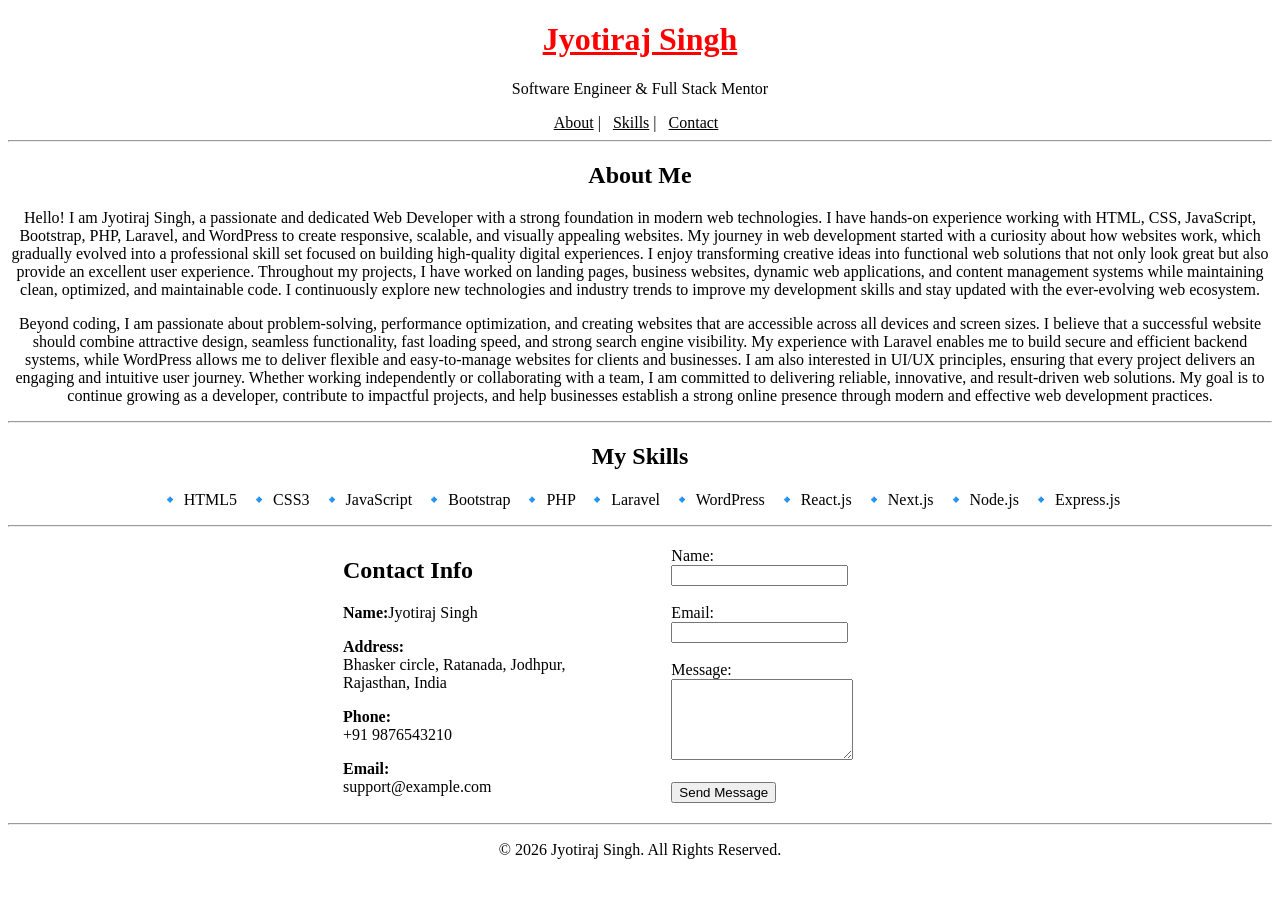
<file: 1 · Web Foundations/Week 1/index.html>
<!DOCTYPE html>
<html lang="en">

<head>
    <meta charset="UTF-8">
    <meta name="viewport" content="width=device-width, initial-scale=1.0">
    <title>Jyotiraj Singh | Portfolio</title>
</head>

<body link="black" vlink="black">
    <center>
        <header>
            <h1>
                <font color="red"><u>Jyotiraj Singh</u></font>
            </h1>
            <p>Software Engineer & Full Stack Mentor</p>

            <nav>
                <a href="#about">About</a> | &nbsp;
                <a href="#skills">Skills</a> | &nbsp;
                <a href="#contact">Contact</a> &nbsp;
            </nav>
        </header>
    </center>


    <hr>

    <main>

        <center>
            <section id="about">
                <h2>About Me</h2>
                <p>
                    Hello! I am Jyotiraj Singh, a passionate and dedicated Web Developer with a strong foundation in
                    modern web technologies. I have hands-on experience working with HTML, CSS, JavaScript, Bootstrap,
                    PHP, Laravel, and WordPress to create responsive, scalable, and visually appealing websites. My
                    journey in web development started with a curiosity about how websites work, which gradually evolved
                    into a professional skill set focused on building high-quality digital experiences. I enjoy
                    transforming creative ideas into functional web solutions that not only look great but also provide
                    an excellent user experience. Throughout my projects, I have worked on landing pages, business
                    websites, dynamic web applications, and content management systems while maintaining clean,
                    optimized, and maintainable code. I continuously explore new technologies and industry trends to
                    improve my development skills and stay updated with the ever-evolving web ecosystem.
                </p>

                <p>
                    Beyond coding, I am passionate about problem-solving, performance optimization, and creating
                    websites that are accessible across all devices and screen sizes. I believe that a successful
                    website should combine attractive design, seamless functionality, fast loading speed, and strong
                    search engine visibility. My experience with Laravel enables me to build secure and efficient
                    backend systems, while WordPress allows me to deliver flexible and easy-to-manage websites for
                    clients and businesses. I am also interested in UI/UX principles, ensuring that every project
                    delivers an engaging and intuitive user journey. Whether working independently or collaborating with
                    a team, I am committed to delivering reliable, innovative, and result-driven web solutions. My goal
                    is to continue growing as a developer, contribute to impactful projects, and help businesses
                    establish a strong online presence through modern and effective web development practices.
                </p>
            </section>
        </center>


        <hr>
        <center>
            <section id="skills">
                <h2>My Skills</h2>

                <p>
                    🔹 HTML5 &nbsp;
                    🔹 CSS3 &nbsp;
                    🔹 JavaScript &nbsp;
                    🔹 Bootstrap &nbsp;
                    🔹 PHP &nbsp;
                    🔹 Laravel &nbsp;
                    🔹 WordPress &nbsp;
                    🔹 React.js &nbsp;
                    🔹 Next.js &nbsp;
                    🔹 Node.js &nbsp;
                    🔹 Express.js
                </p>
        </center>
        </section>

        <hr>

        <section id="contact">
            <table width="600px" align="center">
                <tr>
                    <td>
                        <h2>Contact Info</h2>

                        <p><strong>Name:</strong>Jyotiraj Singh</p>

                        <p>
                            <strong>Address:</strong><br>
                            Bhasker circle, Ratanada, Jodhpur,<br>
                            Rajasthan, India
                        </p>

                        <p>
                            <strong>Phone:</strong><br>
                            +91 9876543210
                        </p>

                        <p>
                            <strong>Email:</strong><br>
                            support@example.com
                        </p>
                    </td>

                    <td>

                        <form action="#" method="post">

                            <label for="name">Name:</label><br>
                            <input type="text" id="name" name="name" required><br><br>

                            <label for="email">Email:</label><br>
                            <input type="email" id="email" name="email" required><br><br>

                            <label for="message">Message:</label><br>
                            <textarea id="message" name="message" rows="5" required></textarea><br><br>

                            <button type="submit">Send Message</button>

                        </form>
                    </td>
                </tr>
            </table>
        </section>

    </main>

    <hr>

    <center>

        <footer>
            <p>&copy; 2026 Jyotiraj Singh. All Rights Reserved.</p>
        </footer>
    </center>

</body>

</html>
</file>
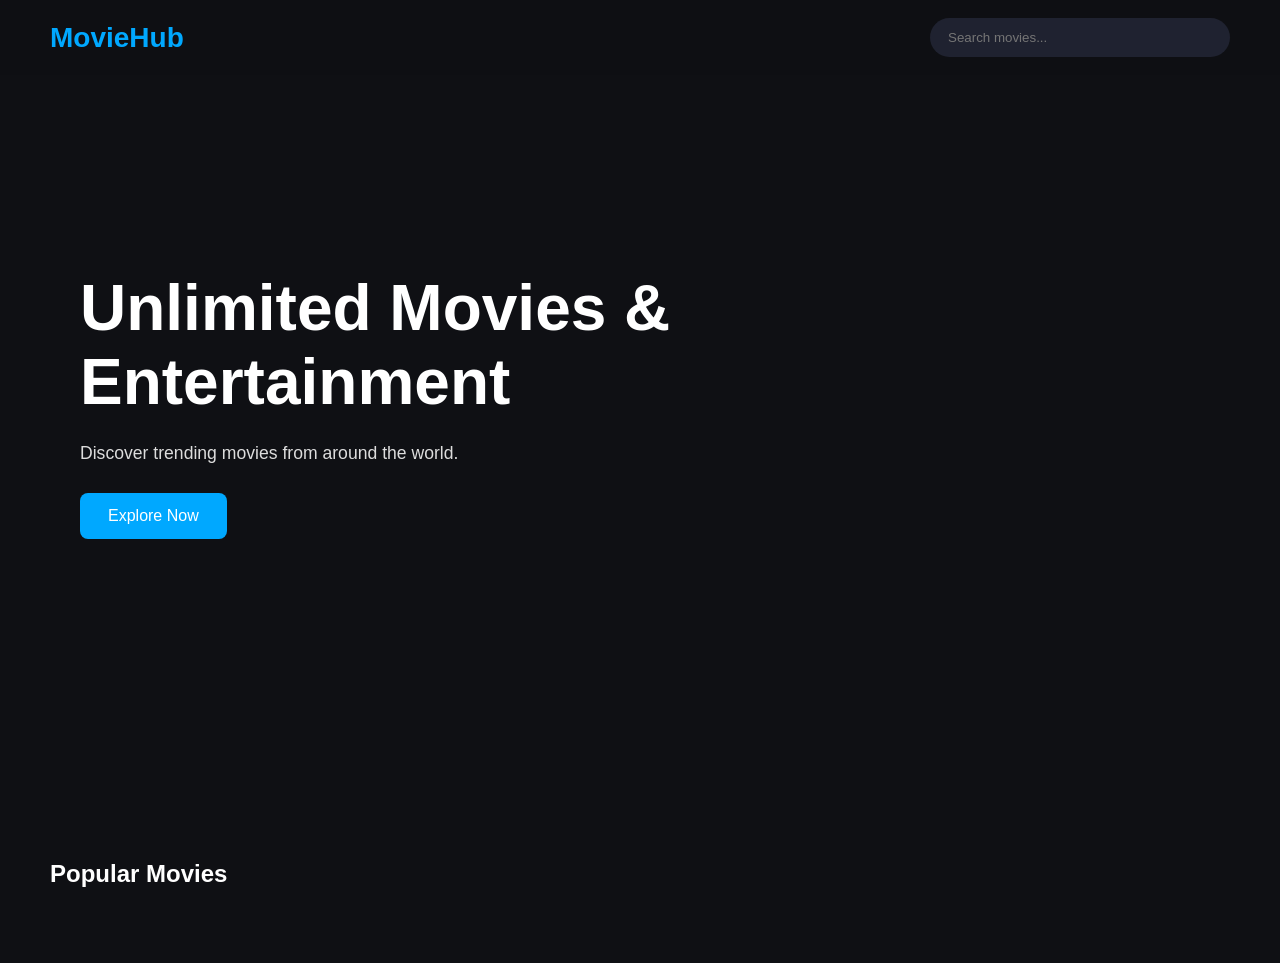
<file: 2 · JavaScript Mastery/Week 8/index.html>
<!DOCTYPE html>
<html lang="en">
<head>
    <meta charset="UTF-8">
    <meta name="viewport" content="width=device-width, initial-scale=1.0">
    <title>Movie Discovery App</title>
    <link rel="stylesheet" href="style.css">
</head>
<body>

    <!-- Navbar -->
    <header>
        <div class="logo">
            MovieHub
        </div>

        <input
            type="text"
            id="searchInput"
            placeholder="Search movies..."
        >
    </header>

    <section class="hero">
        <div class="overlay">
            <h1>Unlimited Movies & Entertainment</h1>
            <p>
                Discover trending movies from around the world.
            </p>

            <button id="exploreBtn">
                Explore Now
            </button>
        </div>
    </section>

    <main>

        <h2 class="section-title">
            Popular Movies
        </h2>

        <div id="moviesContainer" class="movies-grid">

        </div>

    </main>

    <script type="module" src="main.js"></script>

</body>
</html>
</file>
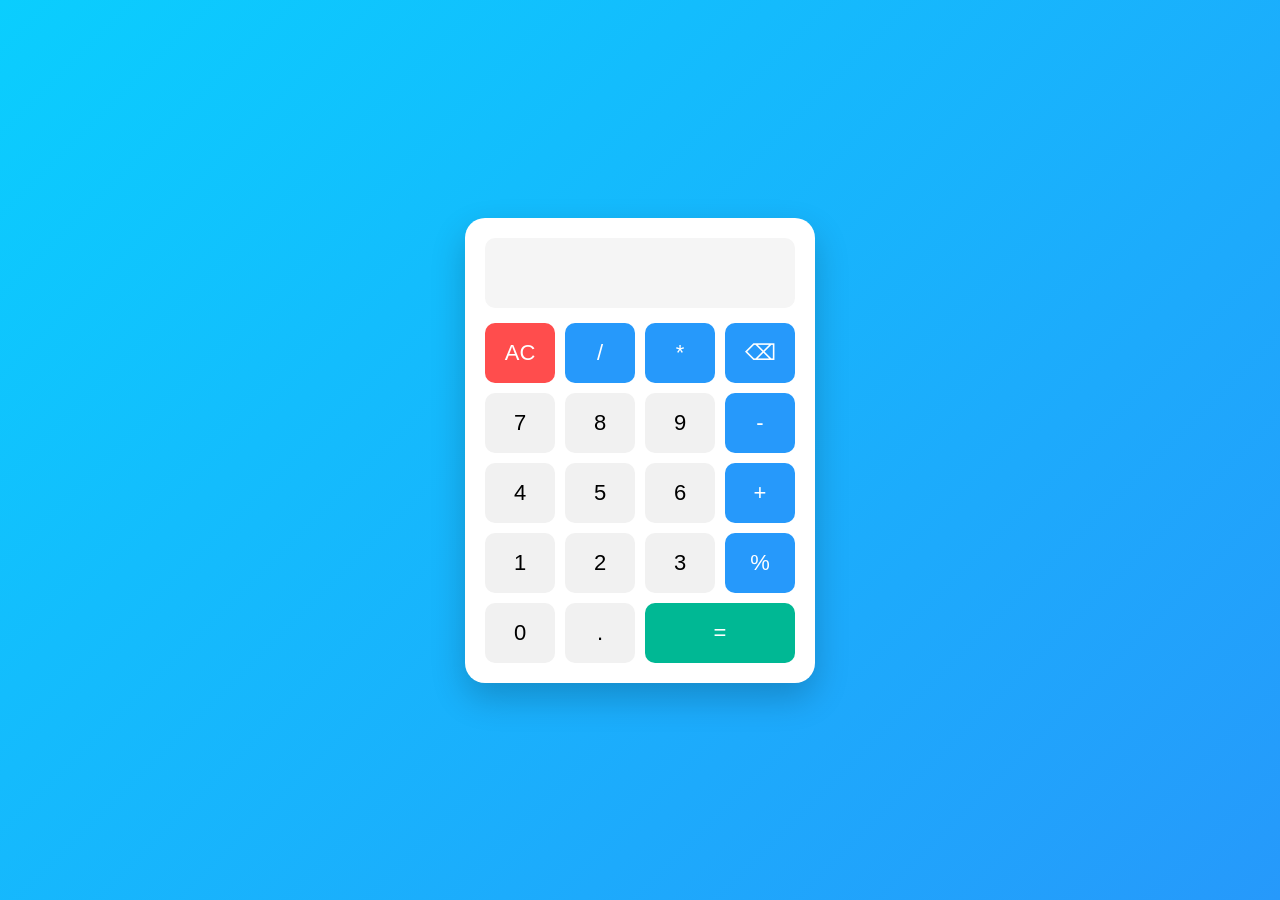
<file: 2 · JavaScript Mastery/Week 5/calculator/index.html>
<!DOCTYPE html>
<html lang="en">

<head>
    <meta charset="UTF-8">
    <meta name="viewport" content="width=device-width, initial-scale=1.0">
    <title>Calculator</title>

    <style>
        * {
            margin: 0;
            padding: 0;
            box-sizing: border-box;
            font-family: Arial, Helvetica, sans-serif;
        }

        body {
            min-height: 100vh;  
            display: flex;
            justify-content: center;
            align-items: center;
            background: linear-gradient(135deg, #0ACEFE, #2699FB);
        }

        .calculator {
            width: 350px;
            background: #fff;
            padding: 20px;
            border-radius: 20px;
            box-shadow: 0 15px 35px rgba(0, 0, 0, .2);
        }

        .display {
            width: 100%;
            height: 70px;
            border: none;
            outline: none;
            background: #f5f5f5;
            border-radius: 10px;
            margin-bottom: 15px;
            text-align: right;
            padding: 15px;
            font-size: 32px;
            font-weight: bold;
        }

        .buttons {
            display: grid;
            grid-template-columns: repeat(4, 1fr);
            gap: 10px;
        }

        button {
            height: 60px;
            border: none;
            border-radius: 10px;
            font-size: 22px;
            cursor: pointer;
            transition: .3s;
        }

        button:hover {
            transform: translateY(-3px);
        }

        .number {
            background: #f1f1f1;
        }

        .operator {
            background: #2699FB;
            color: #fff;
        }

        .clear {
            background: #ff4d4d;
            color: #fff;
        }

        .equal {
            background: #00b894;
            color: #fff;
            grid-column: span 2;
        }
    </style>
</head>

<body>

    <div class="calculator">

        <input type="text" id="display" class="display" readonly>

        <div class="buttons">
            <button class="clear" onclick="clearDisplay()">AC</button>
            <button class="operator" onclick="appendValue('/')">/</button>
            <button class="operator" onclick="appendValue('*')">*</button>
            <button class="operator" onclick="deleteLast()">⌫</button>

            <button class="number" onclick="appendValue('7')">7</button>
            <button class="number" onclick="appendValue('8')">8</button>
            <button class="number" onclick="appendValue('9')">9</button>
            <button class="operator" onclick="appendValue('-')">-</button>

            <button class="number" onclick="appendValue('4')">4</button>
            <button class="number" onclick="appendValue('5')">5</button>
            <button class="number" onclick="appendValue('6')">6</button>
            <button class="operator" onclick="appendValue('+')">+</button>

            <button class="number" onclick="appendValue('1')">1</button>
            <button class="number" onclick="appendValue('2')">2</button>
            <button class="number" onclick="appendValue('3')">3</button>
            <button class="operator" onclick="appendValue('%')">%</button>

            <button class="number" onclick="appendValue('0')">0</button>
            <button class="number" onclick="appendValue('.')">.</button>
            <button class="equal" onclick="calculate()">=</button>
        </div>

    </div>

    <script>
        const display = document.getElementById("display");

        function appendValue(value) {
            display.value += value;
        }

        function clearDisplay() {
            display.value = "";
        }

        function deleteLast() {
            display.value = display.value.slice(0, -1);
        }

        function calculate() {
            try {
                display.value = eval(display.value);
            }
            catch {
                display.value = "Error";
            }
        }
    </script>

</body>

</html>
</file>
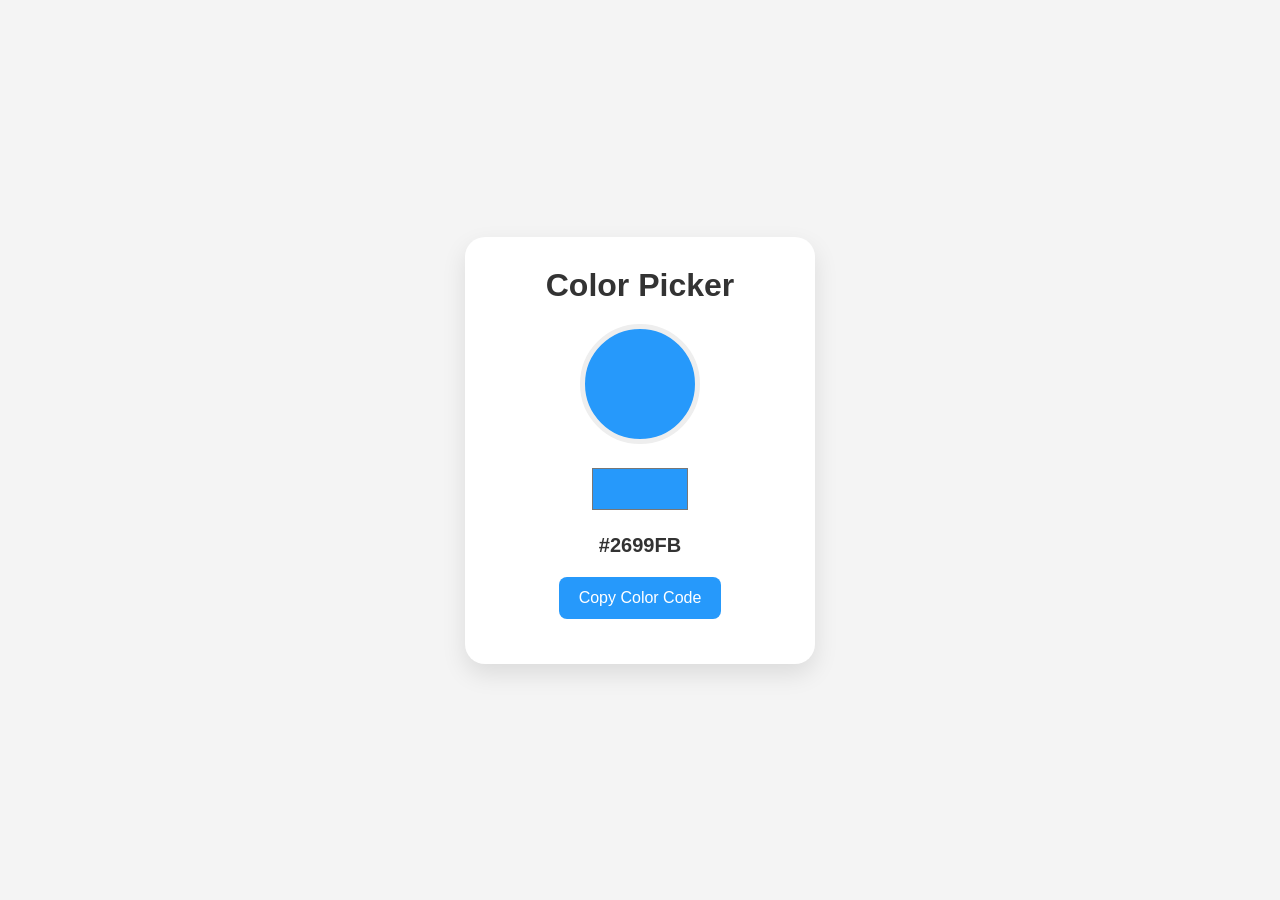
<file: 2 · JavaScript Mastery/Week 5/color_picker/index.html>
<!DOCTYPE html>
<html lang="en">

<head>
    <meta charset="UTF-8">
    <meta name="viewport" content="width=device-width, initial-scale=1.0">
    <title>Color Picker</title>

    <style>
        * {
            margin: 0;
            padding: 0;
            box-sizing: border-box;
            font-family: Arial, sans-serif;
        }

        body {
            min-height: 100vh;
            display: flex;
            justify-content: center;
            align-items: center;
            background: #f4f4f4;
            transition: 0.3s;
        }

        .container {
            width: 350px;
            background: #fff;
            padding: 30px;
            border-radius: 20px;
            text-align: center;
            box-shadow: 0 10px 25px rgba(0, 0, 0, 0.1);
        }

        h1 {
            margin-bottom: 20px;
            color: #333;
        }

        .color-preview {
            width: 120px;
            height: 120px;
            margin: 20px auto;
            border-radius: 50%;
            border: 5px solid #eee;
            background: #2699FB;
        }

        input[type="color"] {
            width: 100px;
            height: 50px;
            border: none;
            cursor: pointer;
            background: none;
        }

        .color-code {
            margin: 20px 0;
            font-size: 20px;
            font-weight: bold;
            color: #333;
        }

        button {
            padding: 12px 20px;
            border: none;
            background: #2699FB;
            color: white;
            border-radius: 8px;
            cursor: pointer;
            font-size: 16px;
            transition: 0.3s;
        }

        button:hover {
            transform: translateY(-2px);
        }

        .message {
            margin-top: 15px;
            color: green;
            font-size: 14px;
        }
    </style>
</head>

<body>

    <div class="container">

        <h1>Color Picker</h1>

        <div class="color-preview" id="preview"></div>

        <input type="color" id="colorPicker" value="#2699fb">

        <div class="color-code" id="colorCode">
            #2699FB
        </div>

        <button onclick="copyColor()">
            Copy Color Code
        </button>

        <p class="message" id="message"></p>

    </div>

    <script>

        const colorPicker = document.getElementById("colorPicker");
        const preview = document.getElementById("preview");
        const colorCode = document.getElementById("colorCode");
        const message = document.getElementById("message");

        colorPicker.addEventListener("input", function () {

            const color = this.value;

            preview.style.backgroundColor = color;
            document.body.style.backgroundColor = color;

            colorCode.innerText = color.toUpperCase();

            message.innerText = "";
        });

        function copyColor() {

            navigator.clipboard.writeText(colorCode.innerText);

            message.innerText = "Color code copy";
        }

    </script>

</body>

</html>
</file>
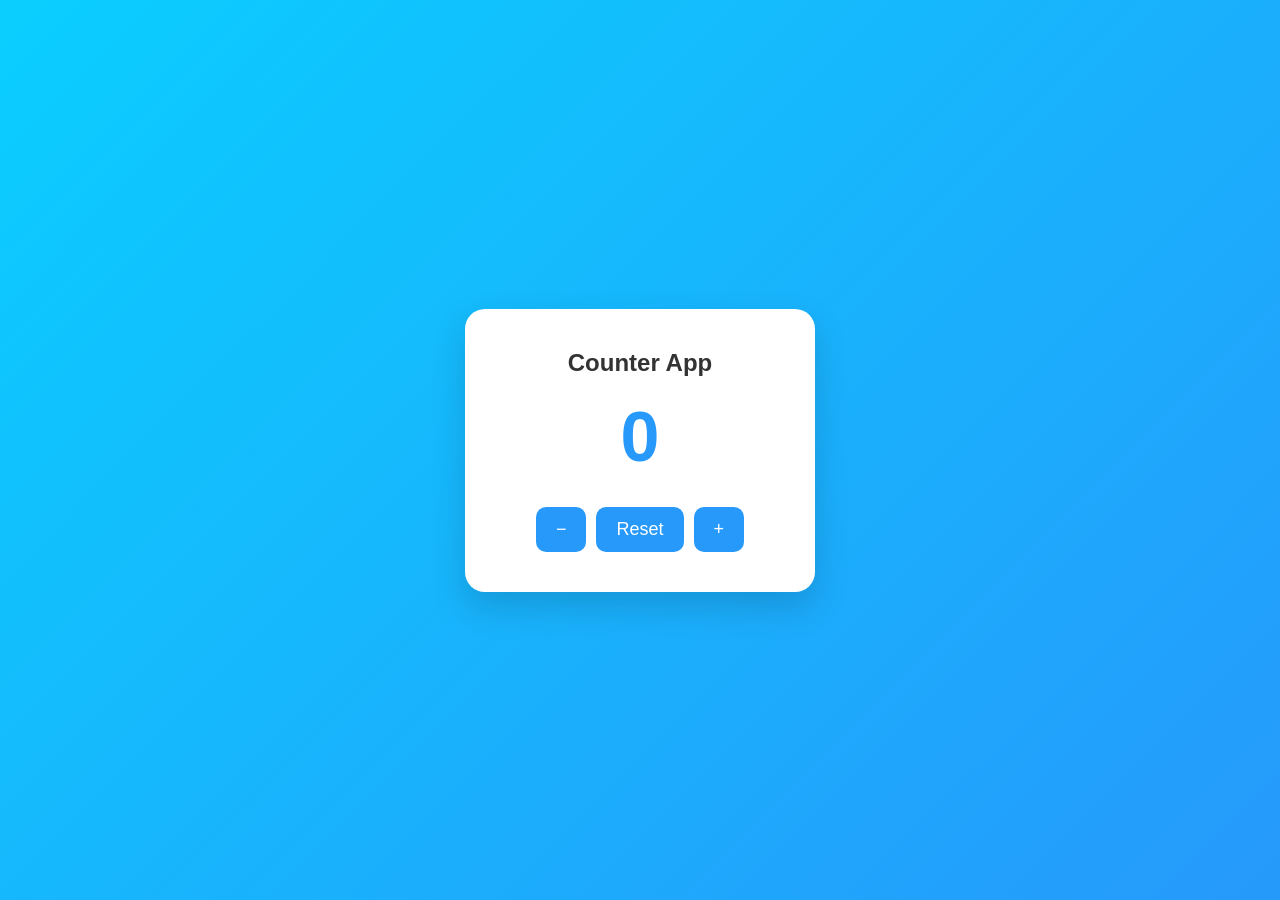
<file: 2 · JavaScript Mastery/Week 5/counter/index.html>
<!DOCTYPE html>
<html lang="en">

<head>
    <meta charset="UTF-8">
    <meta name="viewport" content="width=device-width, initial-scale=1.0">
    <title>Counter App</title>
    <style>
        * {
            margin: 0;
            padding: 0;
            box-sizing: border-box;
            font-family: Arial, Helvetica, sans-serif;
        }

        body {
            min-height: 100vh;
            display: flex;
            justify-content: center;
            align-items: center;
            background: linear-gradient(135deg, #0ACEFE, #2699FB);
        }

        .counter-card {
            background: #fff;
            padding: 40px;
            border-radius: 20px;
            text-align: center;
            width: 350px;
            box-shadow: 0 15px 35px rgba(0, 0, 0, 0.15);
        }

        .counter-card h2 {
            margin-bottom: 20px;
            color: #333;
        }

        .counter {
            font-size: 70px;
            font-weight: bold;
            color: #2699FB;
            margin-bottom: 30px;
        }

        .btn-group {
            display: flex;
            justify-content: center;
            gap: 10px;
        }

        .btn-group button {
            border: none;
            padding: 12px 20px;
            font-size: 18px;
            cursor: pointer;
            border-radius: 10px;
            background: #2699FB;
            color: #fff;
            transition: 0.3s;
        }

        .btn-group button:hover {
            transform: translateY(-3px);
            box-shadow: 0 8px 15px rgba(38, 153, 251, 0.3);
        }
    </style>
</head>

<body>

    <div class="counter-card">
        <h2>Counter App</h2>

        <div id="count" class="counter">0</div>

        <div class="btn-group">
            <button onclick="decrement()">−</button>
            <button onclick="resetCounter()">Reset</button>
            <button onclick="increment()">+</button>
        </div>
    </div>

    <script>
        let count = 0;

        function increment() {
            count++;
            document.getElementById("count").innerText = count;
        }

        function decrement() {
            count--;
            document.getElementById("count").innerText = count;
        }

        function resetCounter() {
            count = 0;
            document.getElementById("count").innerText = count;
        }
    </script>

</body>

</html>
</file>
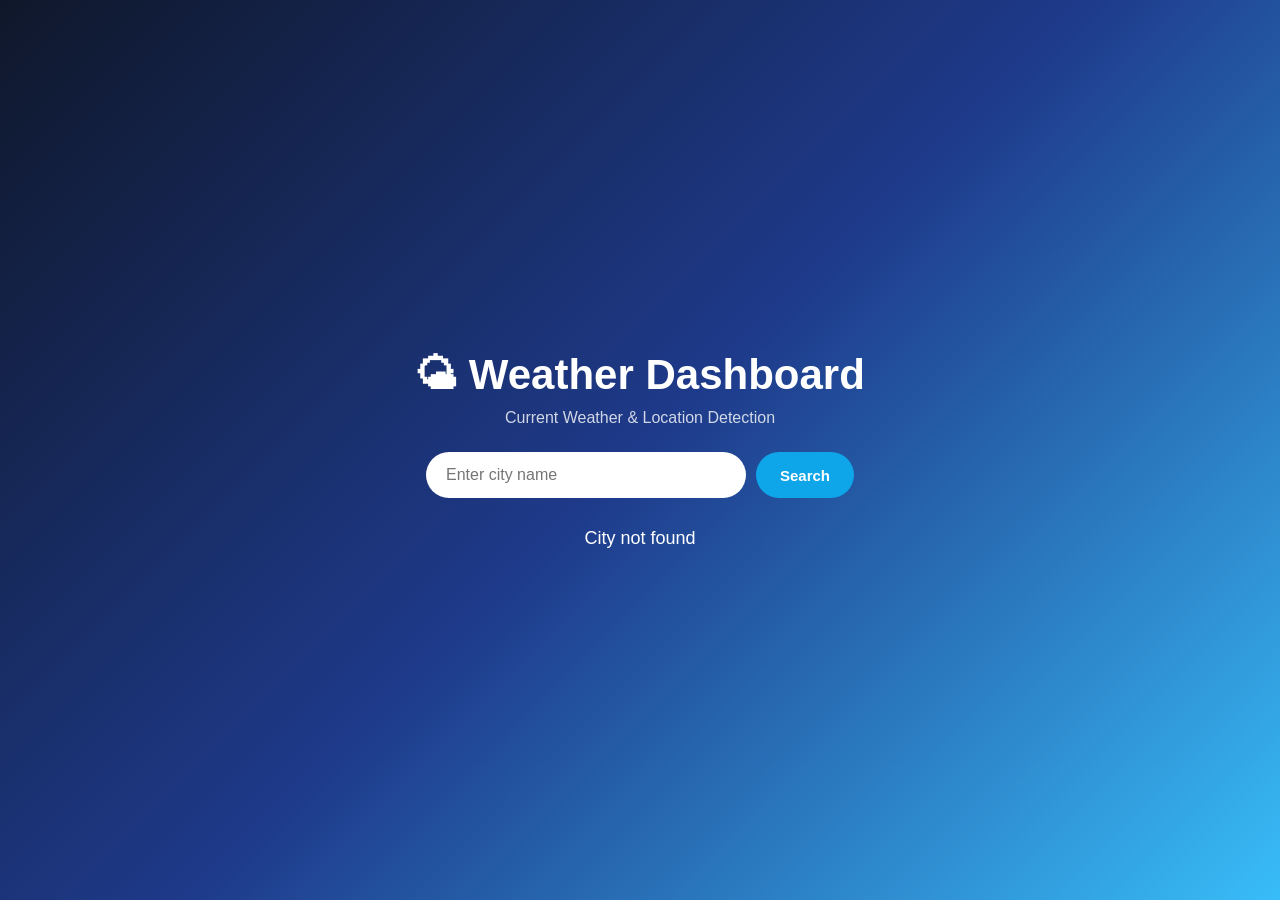
<file: 2 · JavaScript Mastery/Week 7/Weather/index.html>
<!DOCTYPE html>
<html lang="en">
<head>
<meta charset="UTF-8">
<meta name="viewport" content="width=device-width, initial-scale=1.0">
<title>Weather Dashboard</title>

<style>
*{
    margin:0;
    padding:0;
    box-sizing:border-box;
    font-family:'Segoe UI',sans-serif;
}

body{
    min-height:100vh;
    background:linear-gradient(135deg,#0f172a,#1e3a8a,#38bdf8);
    display:flex;
    justify-content:center;
    align-items:center;
    padding:20px;
}

.container{
    width:100%;
    max-width:900px;
}

.header{
    text-align:center;
    color:#fff;
    margin-bottom:30px;
}

.header h1{
    font-size:42px;
    margin-bottom:10px;
}

.header p{
    opacity:.8;
}

.search-box{
    display:flex;
    gap:10px;
    justify-content:center;
    margin-top:25px;
    flex-wrap:wrap;
}

.search-box input{
    width:320px;
    padding:14px 20px;
    border:none;
    border-radius:50px;
    outline:none;
    font-size:16px;
}

.search-box button{
    padding:14px 24px;
    border:none;
    border-radius:50px;
    background:#0ea5e9;
    color:#fff;
    cursor:pointer;
    font-size:15px;
    font-weight:600;
}

.search-box button:hover{
    background:#0284c7;
}

.weather-card{
    backdrop-filter:blur(20px);
    background:rgba(255,255,255,.12);
    border:1px solid rgba(255,255,255,.15);
    border-radius:25px;
    padding:30px;
    color:#fff;
    box-shadow:0 15px 35px rgba(0,0,0,.25);
}

.top{
    display:flex;
    justify-content:space-between;
    align-items:center;
    flex-wrap:wrap;
    gap:20px;
}

.location{
    font-size:32px;
    font-weight:700;
}

.temp{
    font-size:72px;
    font-weight:bold;
    line-height:1;
    margin:10px 0;
}

.condition{
    font-size:18px;
    text-transform:capitalize;
    opacity:.9;
}

.weather-icon{
    width:140px;
}

.stats{
    margin-top:30px;
    display:grid;
    grid-template-columns:repeat(auto-fit,minmax(170px,1fr));
    gap:15px;
}

.stat{
    background:rgba(255,255,255,.08);
    padding:20px;
    border-radius:18px;
    text-align:center;
}

.stat h4{
    font-size:14px;
    color:#cbd5e1;
    margin-bottom:10px;
}

.stat p{
    font-size:24px;
    font-weight:600;
}

.loading,
.error{
    text-align:center;
    color:#fff;
    margin-top:20px;
    font-size:18px;
}

@media(max-width:768px){

    .temp{
        font-size:55px;
    }

    .location{
        font-size:26px;
    }

    .top{
        justify-content:center;
        text-align:center;
    }

    .search-box input{
        width:100%;
    }
}
</style>
</head>
<body>

<div class="container">

    <div class="header">
        <h1>🌤 Weather Dashboard</h1>
        <p>Current Weather & Location Detection</p>

        <div class="search-box">
            <input
                type="text"
                id="cityInput"
                placeholder="Enter city name"
            >

            <button id="searchBtn">
                Search
            </button>
        </div>
    </div>

    <div id="weatherSection"></div>

</div>

<script>

  const apiKey = "4d8fb5b93d4af21d66a2948710284366";

const cityInput = document.getElementById("cityInput");
const searchBtn = document.getElementById("searchBtn");
const weatherSection = document.getElementById("weatherSection");

async function getWeatherByCity(city){

    weatherSection.innerHTML =
        '<div class="loading">Loading weather...</div>';

    try{

        const response = await fetch(
            `https://api.openweathermap.org/data/2.5/weather?q=${city}&appid=${apiKey}&units=metric`
        );

        const data = await response.json();

        if(data.cod !== 200){
            throw new Error("City not found");
        }

        displayWeather(data);

    }catch(error){

        weatherSection.innerHTML = `
            <div class="error">
                City not found
            </div>
        `;
    }
}

async function getWeatherByLocation(lat, lon){

    weatherSection.innerHTML =
        '<div class="loading">Getting your location weather...</div>';

    try{

        const response = await fetch(
            `https://api.openweathermap.org/data/2.5/weather?lat=${lat}&lon=${lon}&appid=${apiKey}&units=metric`
        );

        const data = await response.json();

        displayWeather(data);

    }catch(error){

        weatherSection.innerHTML = `
            <div class="error">
                Unable to load weather data
            </div>
        `;
    }
}

function displayWeather(data){

    weatherSection.innerHTML = `
    
        <div class="weather-card">

            <div class="top">

                <div>
                    <div class="location">
                        📍 ${data.name}
                    </div>

                    <div class="temp">
                        ${Math.round(data.main.temp)}°
                    </div>

                    <div class="condition">
                        ${data.weather[0].description}
                    </div>
                </div>

                <div>
                    <img
                        class="weather-icon"
                        src="https://openweathermap.org/img/wn/${data.weather[0].icon}@4x.png"
                        alt="weather"
                    >
                </div>

            </div>

            <div class="stats">

                <div class="stat">
                    <h4>Humidity</h4>
                    <p>${data.main.humidity}%</p>
                </div>

                <div class="stat">
                    <h4>Wind Speed</h4>
                    <p>${data.wind.speed}</p>
                </div>

                <div class="stat">
                    <h4>Feels Like</h4>
                    <p>${Math.round(data.main.feels_like)}°C</p>
                </div>

                <div class="stat">
                    <h4>Pressure</h4>
                    <p>${data.main.pressure}</p>
                </div>

            </div>

        </div>

    `;
}

searchBtn.addEventListener("click", () => {

    const city = cityInput.value.trim();

    if(city){
        getWeatherByCity(city);
    }
});

cityInput.addEventListener("keypress", (e) => {

    if(e.key === "Enter"){

        const city = cityInput.value.trim();

        if(city){
            getWeatherByCity(city);
        }
    }
});

navigator.geolocation.getCurrentPosition(

    position => {

        const lat = position.coords.latitude;
        const lon = position.coords.longitude;

        getWeatherByLocation(lat, lon);
    },

    () => {

        getWeatherByCity("Jaipur");
    }
);

</script>

</body>
</html>
</file>
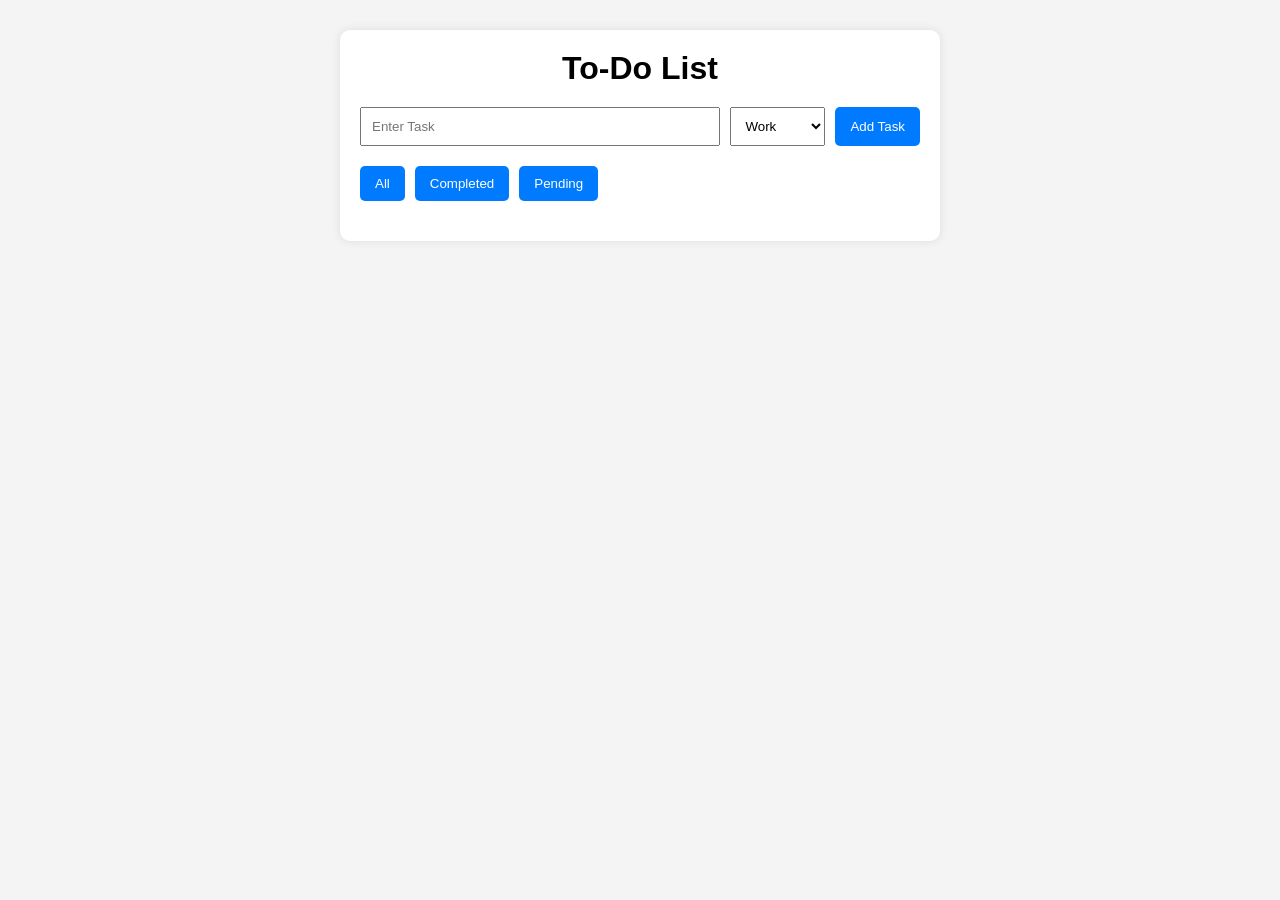
<file: 2 · JavaScript Mastery/Week 6/to-do/to-do.html>
<!DOCTYPE html>
<html lang="en">

<head>
    <meta charset="UTF-8">
    <meta name="viewport" content="width=device-width, initial-scale=1.0">
    <title>Todo App</title>
    <link rel="stylesheet" href="style.css">
</head>

<body>

    <div class="container">
        <h1>To-Do List</h1>

        <div class="input-section">
            <input type="text" id="taskInput" placeholder="Enter Task">

            <select id="category">
                <option value="Work">Work</option>
                <option value="Study">Study</option>
                <option value="Personal">Personal</option>
            </select>

            <button id="addBtn">Add Task</button>
        </div>

        <div class="filters">
            <button onclick="filterTasks('all')">All</button>
            <button onclick="filterTasks('completed')">Completed</button>
            <button onclick="filterTasks('pending')">Pending</button>
        </div>

        <ul id="taskList"></ul>
    </div>
</body>
<script>
    let tasks = JSON.parse(localStorage.getItem("tasks")) || [];

    const taskInput = document.getElementById("taskInput");
    const category = document.getElementById("category");
    const taskList = document.getElementById("taskList");

    function saveData() {
        localStorage.setItem("tasks", JSON.stringify(tasks));
    }

    function showTasks(type = "all") {
        taskList.innerHTML = "";

        let data = tasks;

        if (type === "completed") {
            data = tasks.filter(task => task.completed);
        } else if (type === "pending") {
            data = tasks.filter(task => !task.completed);
        }

        data.forEach((task, index) => {
            const li = document.createElement("li");

            if (task.completed) {
                li.classList.add("completed");
            }

            li.innerHTML = `
                <div class="task-info">
                    <input
                        type="checkbox"
                        ${task.completed ? "checked" : ""}
                        onchange="toggleTask(${index})"
                    >

                    <span>${task.name}</span>

                    <span class="category">${task.category}</span>
                </div>

                <button
                    class="delete-btn"
                    onclick="deleteTask(${index})"
                >
                    Delete
                </button>
            `;

            taskList.appendChild(li);
        });
    }

    function addTask() {
        let taskName = taskInput.value.trim();

        if (taskName === "") {
            alert("Please enter a task");
            return;
        }

        tasks.push({
            name: taskName,
            category: category.value,
            completed: false
        });

        saveData();
        showTasks();

        taskInput.value = "";
    }

    function toggleTask(index) {
        tasks[index].completed = !tasks[index].completed;

        saveData();
        showTasks();
    }

    function deleteTask(index) {
        tasks.splice(index, 1);

        saveData();
        showTasks();
    }

    function filterTasks(type) {
        showTasks(type);
    }

    document
        .getElementById("addBtn")
        .addEventListener("click", addTask);

    showTasks();
</script>

</html>
</file>
<file: 2 · JavaScript Mastery/Week 8/style.css>
*{
    margin:0;
    padding:0;
    box-sizing:border-box;
    font-family:Arial, Helvetica, sans-serif;
}

body{
    background:#0f1014;
    color:white;
}

/* Navbar */

header{
    position:fixed;
    top:0;
    width:100%;
    z-index:1000;

    display:flex;
    justify-content:space-between;
    align-items:center;

    padding:18px 50px;

    background:rgba(15,16,20,.95);
    backdrop-filter:blur(8px);
}

.logo{
    font-size:28px;
    font-weight:bold;
    color:#00a8ff;
}

#searchInput{
    width:300px;
    padding:12px 18px;

    border:none;
    border-radius:30px;

    background:#1f2230;
    color:white;
    outline:none;
}

/* Hero */

.hero{
    height:90vh;

    background:url("https://images.unsplash.com/photo-1489599849927-2ee91cede3ba")
    center/cover no-repeat;

    display:flex;
    align-items:center;

    padding:0 80px;
}

.overlay{
    max-width:600px;
}

.overlay h1{
    font-size:4rem;
    margin-bottom:20px;
}

.overlay p{
    font-size:1.1rem;
    line-height:1.7;
    color:#ddd;
}

.overlay button{
    margin-top:25px;

    padding:14px 28px;
    border:none;
    border-radius:8px;

    background:#00a8ff;
    color:white;
    cursor:pointer;

    font-size:16px;
}

/* Movies */

main{
    padding:50px;
}

.section-title{
    margin-bottom:25px;
}

.movies-grid{
    display:grid;
    grid-template-columns:
    repeat(auto-fill,minmax(220px,1fr));

    gap:25px;
}

.movie-card{
    background:#1b1f2a;
    border-radius:12px;
    overflow:hidden;

    transition:.3s;
    cursor:pointer;
}

.movie-card:hover{
    transform:translateY(-8px);
}

.movie-card img{
    width:100%;
    height:320px;
    object-fit:cover;
}

.movie-info{
    padding:15px;
}

.movie-info h3{
    font-size:18px;
    margin-bottom:10px;
}

.movie-info p{
    color:#aaa;
}

/* Responsive */

@media(max-width:768px){

    header{
        flex-direction:column;
        gap:15px;
        padding:15px;
    }

    #searchInput{
        width:100%;
    }

    .hero{
        padding:20px;
        text-align:center;
    }

    .overlay h1{
        font-size:2.5rem;
    }

    main{
        padding:20px;
    }
}
</file>
<file: 2 · JavaScript Mastery/Week 6/to-do/style.css>
*{
    margin:0;
    padding:0;
    box-sizing:border-box;
    font-family:Arial, sans-serif;
}

body{
    background:#f4f4f4;
    display:flex;
    justify-content:center;
    padding:30px;
}

.container{
    width:100%;
    max-width:600px;
    background:white;
    padding:20px;
    border-radius:10px;
    box-shadow:0 0 10px rgba(0,0,0,.1);
}

h1{
    text-align:center;
    margin-bottom:20px;
}

.input-section{
    display:flex;
    gap:10px;
    margin-bottom:20px;
}

input,select{
    padding:10px;
}

input{
    flex:1;
}

button{
    padding:10px 15px;
    border:none;
    cursor:pointer;
    background:#007bff;
    color:white;
    border-radius:5px;
}

.filters{
    display:flex;
    gap:10px;
    margin-bottom:20px;
}

li{
    list-style:none;
    padding:12px;
    margin-bottom:10px;
    border:1px solid #ddd;
    display:flex;
    justify-content:space-between;
    align-items:center;
}

.completed{
    text-decoration:line-through;
    opacity:0.6;
}

.task-info{
    display:flex;
    gap:10px;
    align-items:center;
}

.category{
    background:#eee;
    padding:3px 8px;
    border-radius:5px;
    font-size:12px;
}

.delete-btn{
    background:red;
}
</file>
